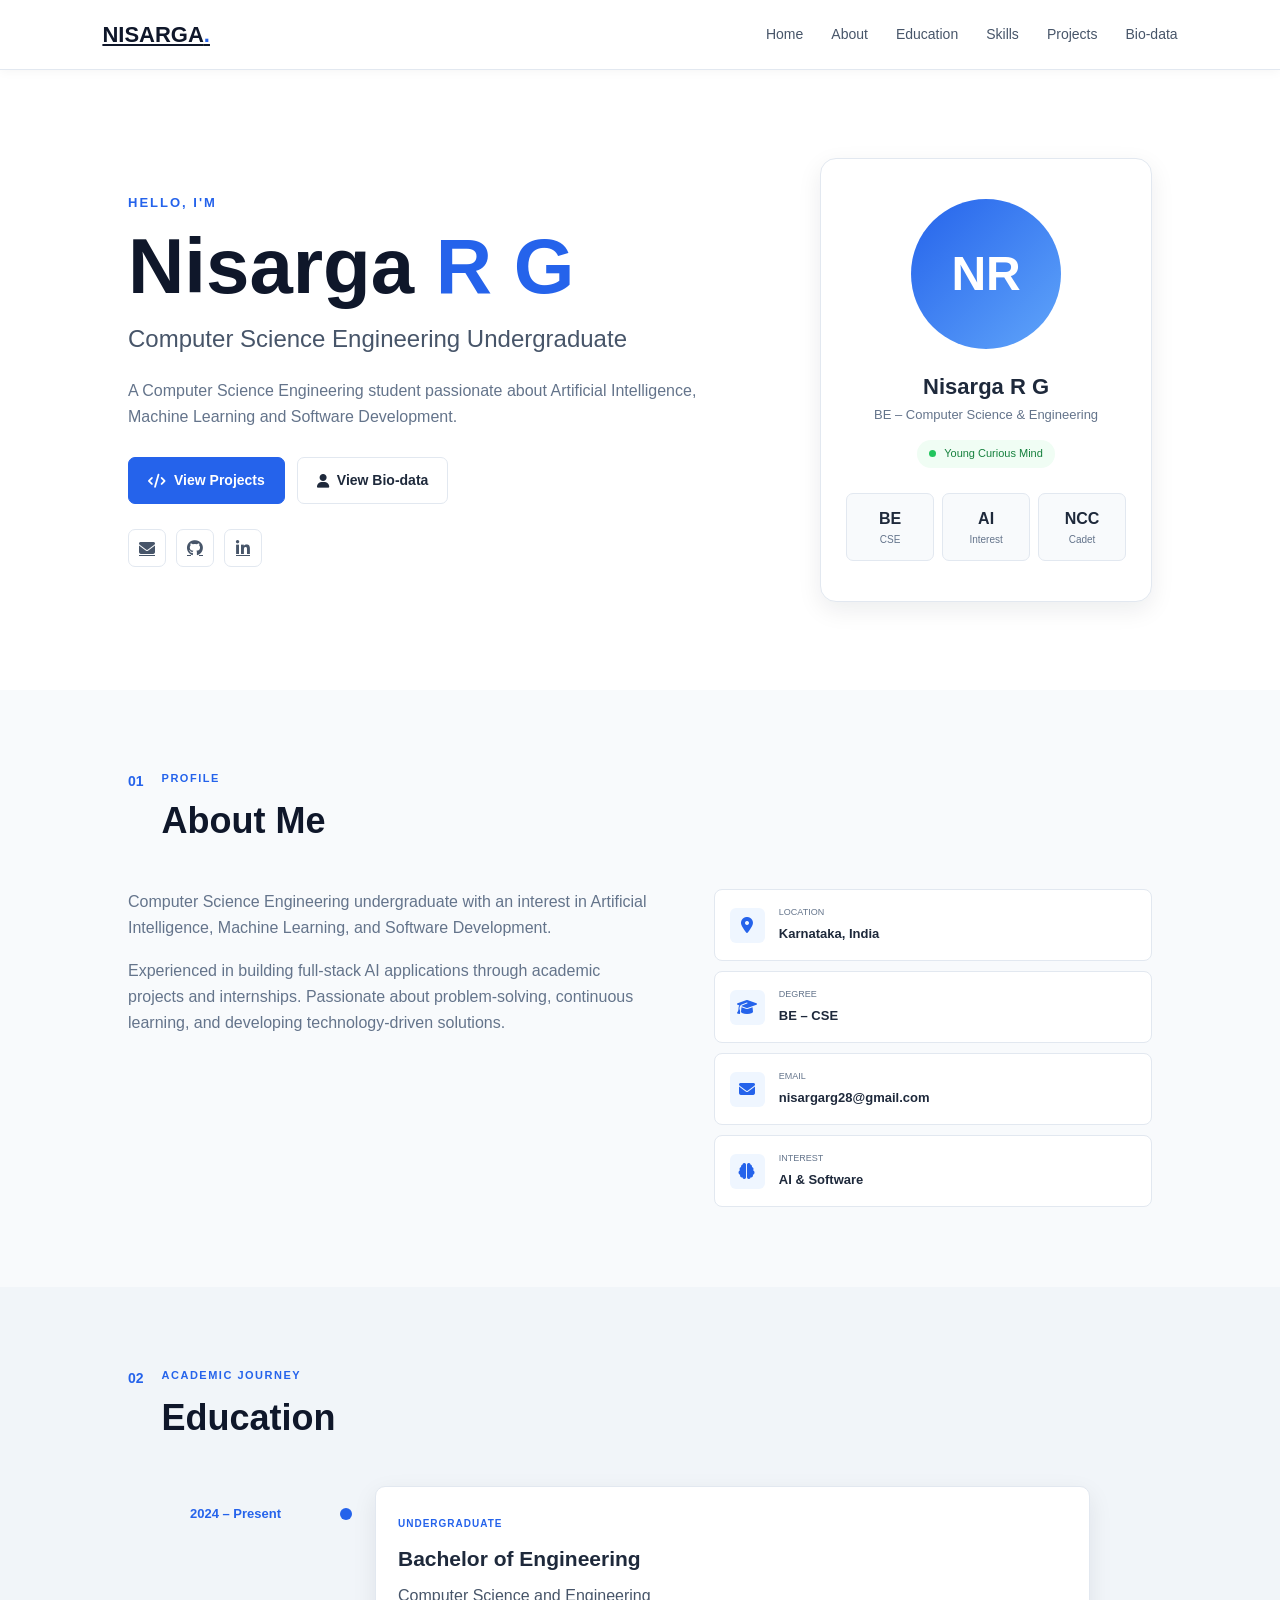
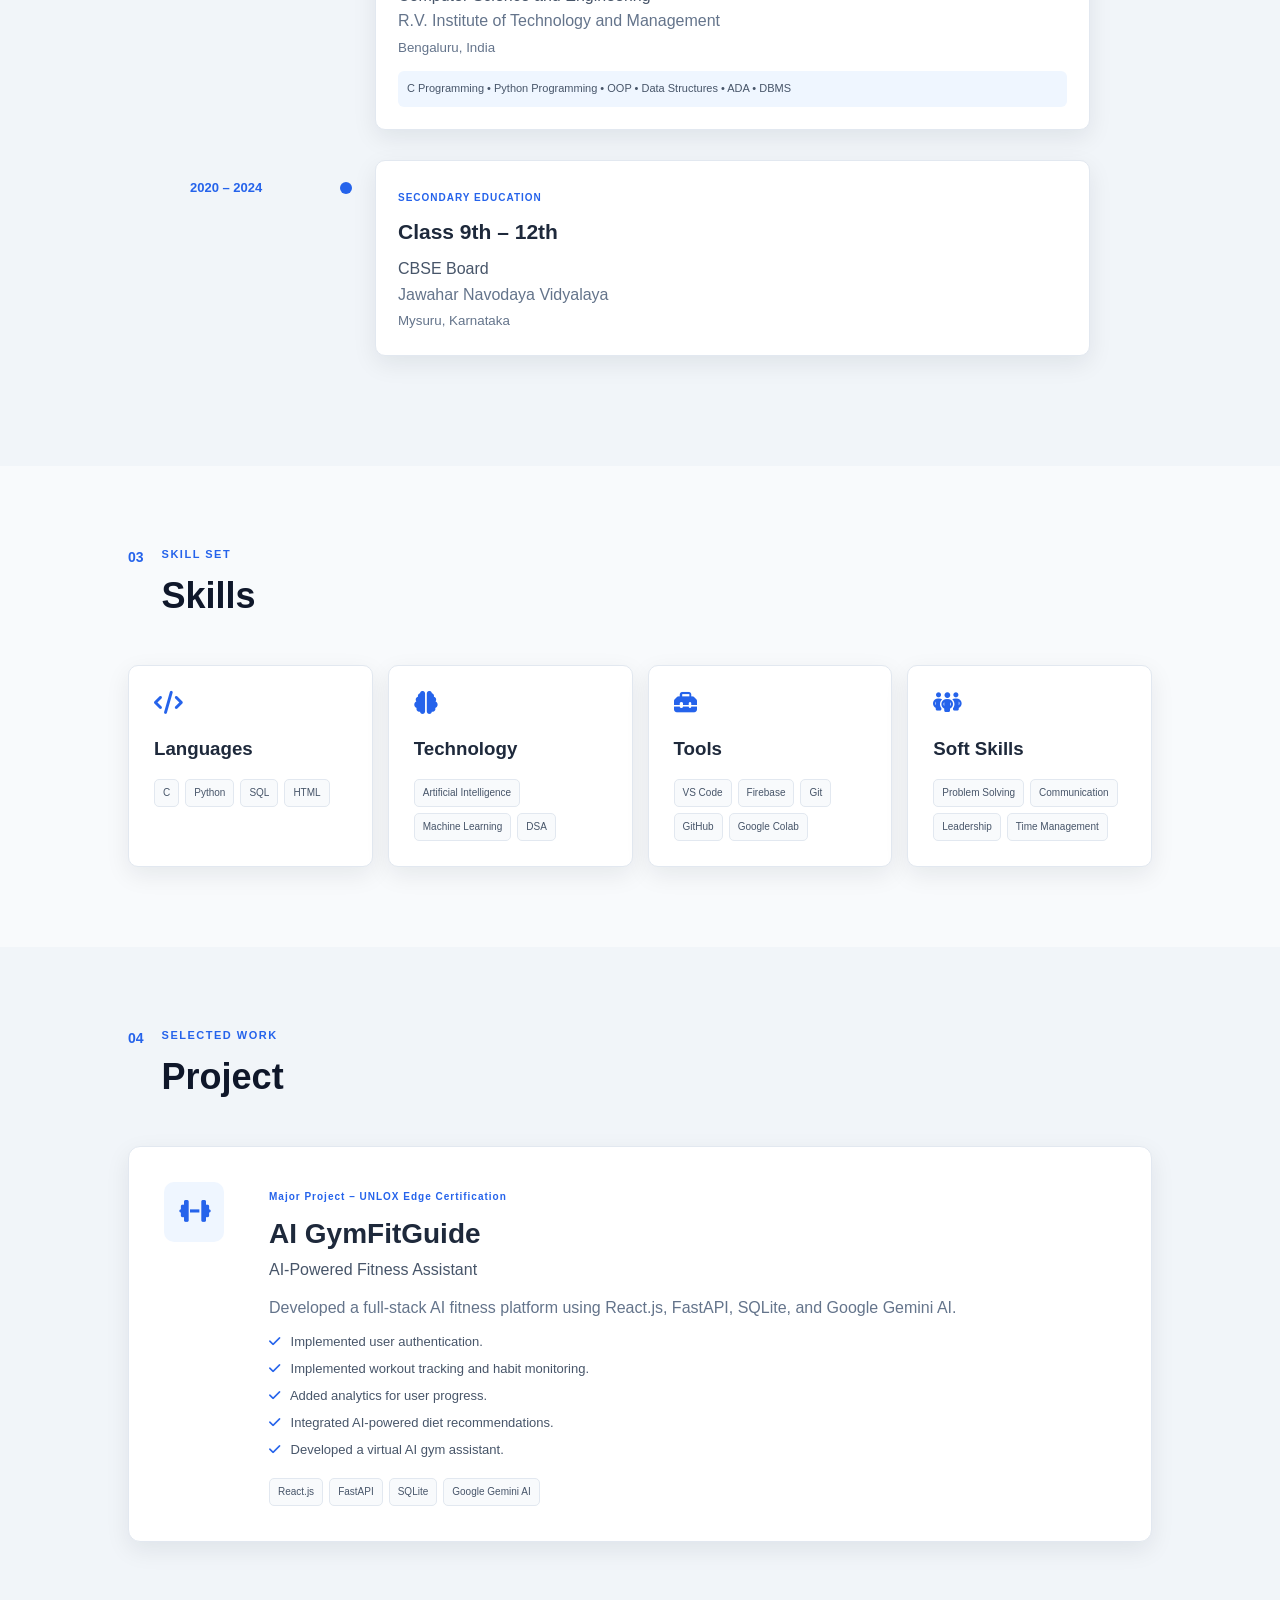
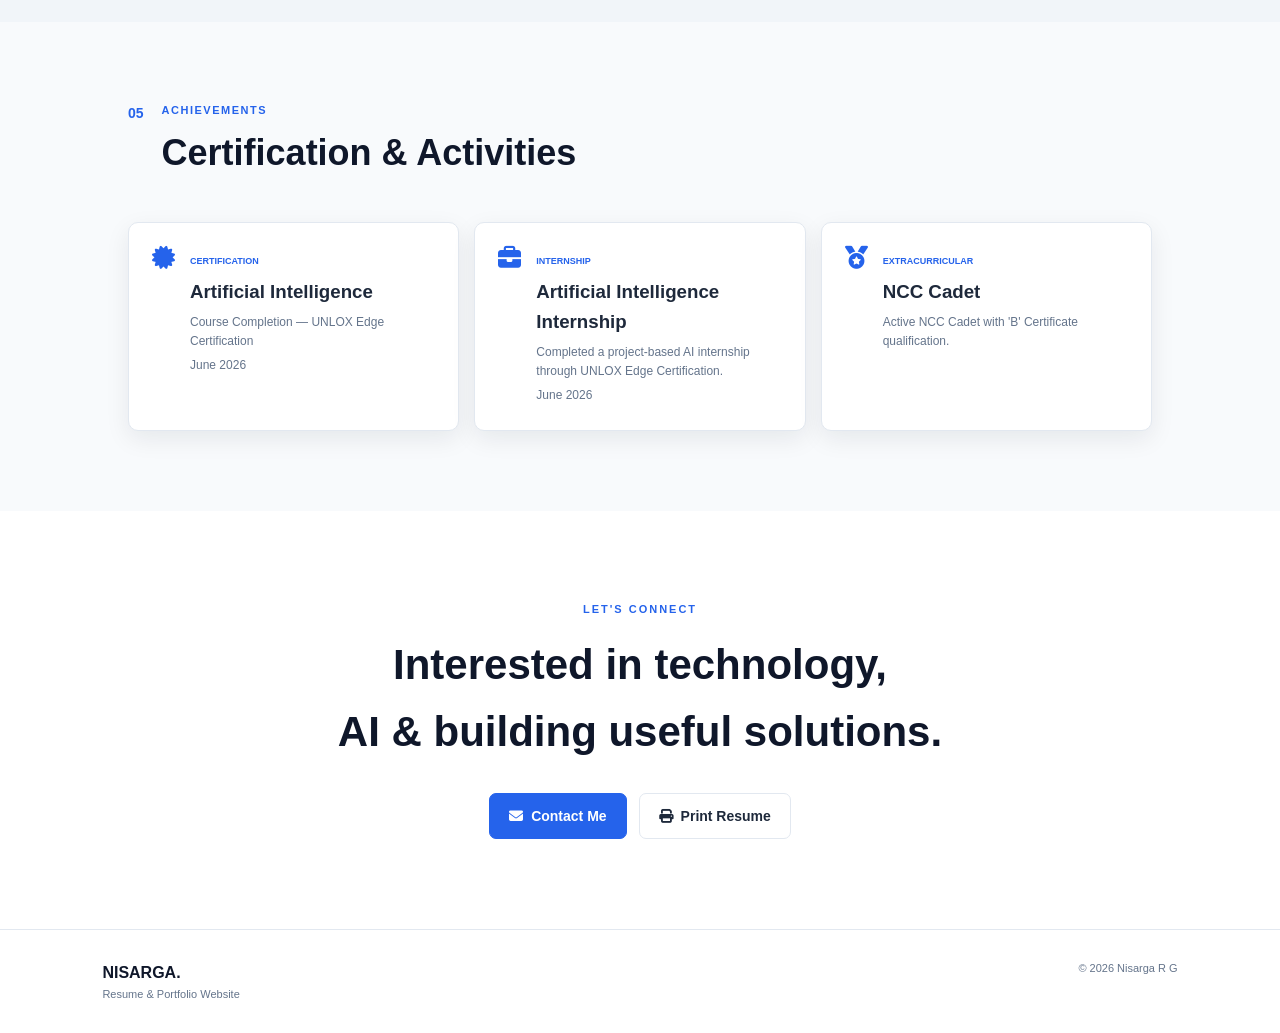
<file: index.html>
<!DOCTYPE html>
<html lang="en">
<head>
    <meta charset="UTF-8">
    <meta name="viewport" content="width=device-width, initial-scale=1.0">
    <title>Nisarga R G | Resume</title>

    <link rel="stylesheet"
          href="https://cdnjs.cloudflare.com/ajax/libs/font-awesome/6.5.2/css/all.min.css">

    <link rel="stylesheet" href="style.css">
</head>

<body>

<header>
    <nav class="navbar">
        <a href="index.html" class="logo">NISARGA<span>.</span></a>

        <button id="menuBtn">
            <i class="fa-solid fa-bars"></i>
        </button>

        <div class="nav-links" id="navLinks">
            <a href="#home">Home</a>
            <a href="#about">About</a>
            <a href="#education">Education</a>
            <a href="#skills">Skills</a>
            <a href="#projects">Projects</a>
            <a href="biodata.html">Bio-data</a>
        </div>

        
    </nav>
</header>


<main>

<!-- HERO -->
<section id="home" class="hero">

    <div class="hero-content">

        <p class="small-title">HELLO, I'M</p>

        <h1>Nisarga <span>R G</span></h1>

        <h2>Computer Science Engineering Undergraduate</h2>

        <p class="hero-text">
            A Computer Science Engineering student passionate about
            Artificial Intelligence, Machine Learning and Software Development.
        </p>

        <div class="buttons">
            <a href="#projects" class="btn primary">
                <i class="fa-solid fa-code"></i>
                View Projects
            </a>

            <a href="biodata.html" class="btn secondary">
                <i class="fa-solid fa-user"></i>
                View Bio-data
            </a>
        </div>

        <div class="socials">
            <a href="mailto:nisargarg28@gmail.com">
                <i class="fa-solid fa-envelope"></i>
            </a>

            <a href="https://github.com/nisarga-r-g" target="_blank">
                <i class="fa-brands fa-github"></i>
            </a>

            <a href="https://www.linkedin.com/in/nisarga-r-g/"
               target="_blank">
                <i class="fa-brands fa-linkedin-in"></i>
            </a>
        </div>

    </div>


    <div class="profile-card">

        <div class="profile-circle">
            <span>NR</span>
        </div>

        <h3>Nisarga R G</h3>

        <p>BE – Computer Science & Engineering</p>

        <div class="status">
            <span></span>
            Young Curious Mind
        </div>

        <div class="quick-info">

            <div>
                <strong>BE</strong>
                <small>CSE</small>
            </div>

            <div>
                <strong>AI</strong>
                <small>Interest</small>
            </div>

            <div>
                <strong>NCC</strong>
                <small>Cadet</small>
            </div>

        </div>

    </div>

</section>


<!-- ABOUT -->
<section id="about" class="section">

    <div class="section-title">
        <span>01</span>
        <div>
            <p>PROFILE</p>
            <h2>About Me</h2>
        </div>
    </div>

    <div class="about-grid">

        <div class="about-text">

            <p>
                Computer Science Engineering undergraduate with an
                interest in Artificial Intelligence, Machine Learning,
                and Software Development.
            </p>

            <p>
                Experienced in building full-stack AI applications through
                academic projects and internships. Passionate about
                problem-solving, continuous learning, and developing
                technology-driven solutions.
            </p>

        </div>

        <div class="info-grid">

            <div class="info-box">
                <i class="fa-solid fa-location-dot"></i>
                <div>
                    <small>LOCATION</small>
                    <strong>Karnataka, India</strong>
                </div>
            </div>

            <div class="info-box">
                <i class="fa-solid fa-graduation-cap"></i>
                <div>
                    <small>DEGREE</small>
                    <strong>BE – CSE</strong>
                </div>
            </div>

            <div class="info-box">
                <i class="fa-solid fa-envelope"></i>
                <div>
                    <small>EMAIL</small>
                    <strong>nisargarg28@gmail.com</strong>
                </div>
            </div>

            <div class="info-box">
                <i class="fa-solid fa-brain"></i>
                <div>
                    <small>INTEREST</small>
                    <strong>AI & Software</strong>
                </div>
            </div>

        </div>

    </div>

</section>


<!-- EDUCATION -->
<section id="education" class="section alternate">

    <div class="section-title">
        <span>02</span>
        <div>
            <p>ACADEMIC JOURNEY</p>
            <h2>Education</h2>
        </div>
    </div>

    <div class="timeline">

        <div class="timeline-item">

            <div class="year">2024 – Present</div>

            <div class="timeline-dot"></div>

            <div class="timeline-card">

                <span>UNDERGRADUATE</span>

                <h3>
                    Bachelor of Engineering
                </h3>

                <h4>
                    Computer Science and Engineering
                </h4>

                <p>
                    R.V. Institute of Technology and Management
                </p>

                <small>
                    Bengaluru, India
                </small>

                <div class="coursework">
                    C Programming • Python Programming •
                    OOP • Data Structures • ADA • DBMS
                </div>

            </div>

        </div>


        <div class="timeline-item">

            <div class="year">2020 – 2024</div>

            <div class="timeline-dot"></div>

            <div class="timeline-card">

                <span>SECONDARY EDUCATION</span>

                <h3>
                    Class 9th – 12th
                </h3>

                <h4>
                    CBSE Board
                </h4>

                <p>
                    Jawahar Navodaya Vidyalaya
                </p>

                <small>
                    Mysuru, Karnataka
                </small>

            </div>

        </div>

    </div>

</section>


<!-- SKILLS -->
<section id="skills" class="section">

    <div class="section-title">
        <span>03</span>
        <div>
            <p>SKILL SET</p>
            <h2>Skills</h2>
        </div>
    </div>


    <div class="skills-grid">

        <div class="skill-card">
            <i class="fa-solid fa-code"></i>
            <h3>Languages</h3>

            <div class="tags">
                <span>C</span>
                <span>Python</span>
                <span>SQL</span>
                <span>HTML</span>
            </div>
        </div>


        <div class="skill-card">
            <i class="fa-solid fa-brain"></i>
            <h3>Technology</h3>

            <div class="tags">
                <span>Artificial Intelligence</span>
                <span>Machine Learning</span>
                <span>DSA</span>
            </div>
        </div>


        <div class="skill-card">
            <i class="fa-solid fa-toolbox"></i>
            <h3>Tools</h3>

            <div class="tags">
                <span>VS Code</span>
                <span>Firebase</span>
                <span>Git</span>
                <span>GitHub</span>
                <span>Google Colab</span>
            </div>
        </div>


        <div class="skill-card">
            <i class="fa-solid fa-people-group"></i>
            <h3>Soft Skills</h3>

            <div class="tags">
                <span>Problem Solving</span>
                <span>Communication</span>
                <span>Leadership</span>
                <span>Time Management</span>
            </div>
        </div>

    </div>

</section>


<!-- PROJECT -->
<section id="projects" class="section alternate">

    <div class="section-title">
        <span>04</span>
        <div>
            <p>SELECTED WORK</p>
            <h2>Project</h2>
        </div>
    </div>


    <div class="project-card">

        <div class="project-icon">
            <i class="fa-solid fa-dumbbell"></i>
        </div>

        <div class="project-content">

            <span class="project-label">
                Major Project – UNLOX Edge Certification
            </span>

            <h3>
                AI GymFitGuide
            </h3>

            <h4>
                AI-Powered Fitness Assistant
            </h4>

            <p>
                Developed a full-stack AI fitness platform using
                React.js, FastAPI, SQLite, and Google Gemini AI.
            </p>

            <ul>

                <li>
                    <i class="fa-solid fa-check"></i>
                    Implemented user authentication.
                </li>

                <li>
                    <i class="fa-solid fa-check"></i>
                    Implemented workout tracking and habit monitoring.
                </li>

                <li>
                    <i class="fa-solid fa-check"></i>
                    Added analytics for user progress.
                </li>

                <li>
                    <i class="fa-solid fa-check"></i>
                    Integrated AI-powered diet recommendations.
                </li>

                <li>
                    <i class="fa-solid fa-check"></i>
                    Developed a virtual AI gym assistant.
                </li>

            </ul>

            <div class="project-tech">
                <span>React.js</span>
                <span>FastAPI</span>
                <span>SQLite</span>
                <span>Google Gemini AI</span>
            </div>

        </div>

    </div>

</section>


<!-- CERTIFICATIONS -->
<section class="section">

    <div class="section-title">
        <span>05</span>
        <div>
            <p>ACHIEVEMENTS</p>
            <h2>Certification & Activities</h2>
        </div>
    </div>


    <div class="achievement-grid">

        <div class="achievement-card">

            <i class="fa-solid fa-certificate"></i>

            <div>

                <span>CERTIFICATION</span>

                <h3>
                    Artificial Intelligence
                </h3>

                <p>
                    Course Completion — UNLOX Edge Certification
                </p>

                <small>
                    June 2026
                </small>

            </div>

        </div>


        <div class="achievement-card">

            <i class="fa-solid fa-briefcase"></i>

            <div>

                <span>INTERNSHIP</span>

                <h3>
                    Artificial Intelligence Internship
                </h3>

                <p>
                    Completed a project-based AI internship
                    through UNLOX Edge Certification.
                </p>

                <small>
                    June 2026
                </small>

            </div>

        </div>


        <div class="achievement-card">

            <i class="fa-solid fa-medal"></i>

            <div>

                <span>EXTRACURRICULAR</span>

                <h3>
                    NCC Cadet
                </h3>

                <p>
                    Active NCC Cadet with 'B' Certificate qualification.
                </p>

            </div>

        </div>

    </div>

</section>


<!-- CONTACT -->
<section class="contact">

    <p>LET'S CONNECT</p>

    <h2>
        Interested in technology,<br>
        AI & building useful solutions.
    </h2>

    <div class="buttons">

        <a href="mailto:nisargarg28@gmail.com"
           class="btn primary">

            <i class="fa-solid fa-envelope"></i>
            Contact Me

        </a>

        <button onclick="printResume()"
                class="btn secondary">

            <i class="fa-solid fa-print"></i>
            Print Resume

        </button>

    </div>

</section>

</main>


<footer>

    <div>
        <strong>NISARGA<span>.</span></strong>
        <p>Resume & Portfolio Website</p>
    </div>

    <p>
        © <span id="year"></span> Nisarga R G
    </p>

</footer>


<script src="https://code.jquery.com/jquery-3.7.1.min.js"></script>
<script src="script.js"></script>

</body>
</html>
</file>
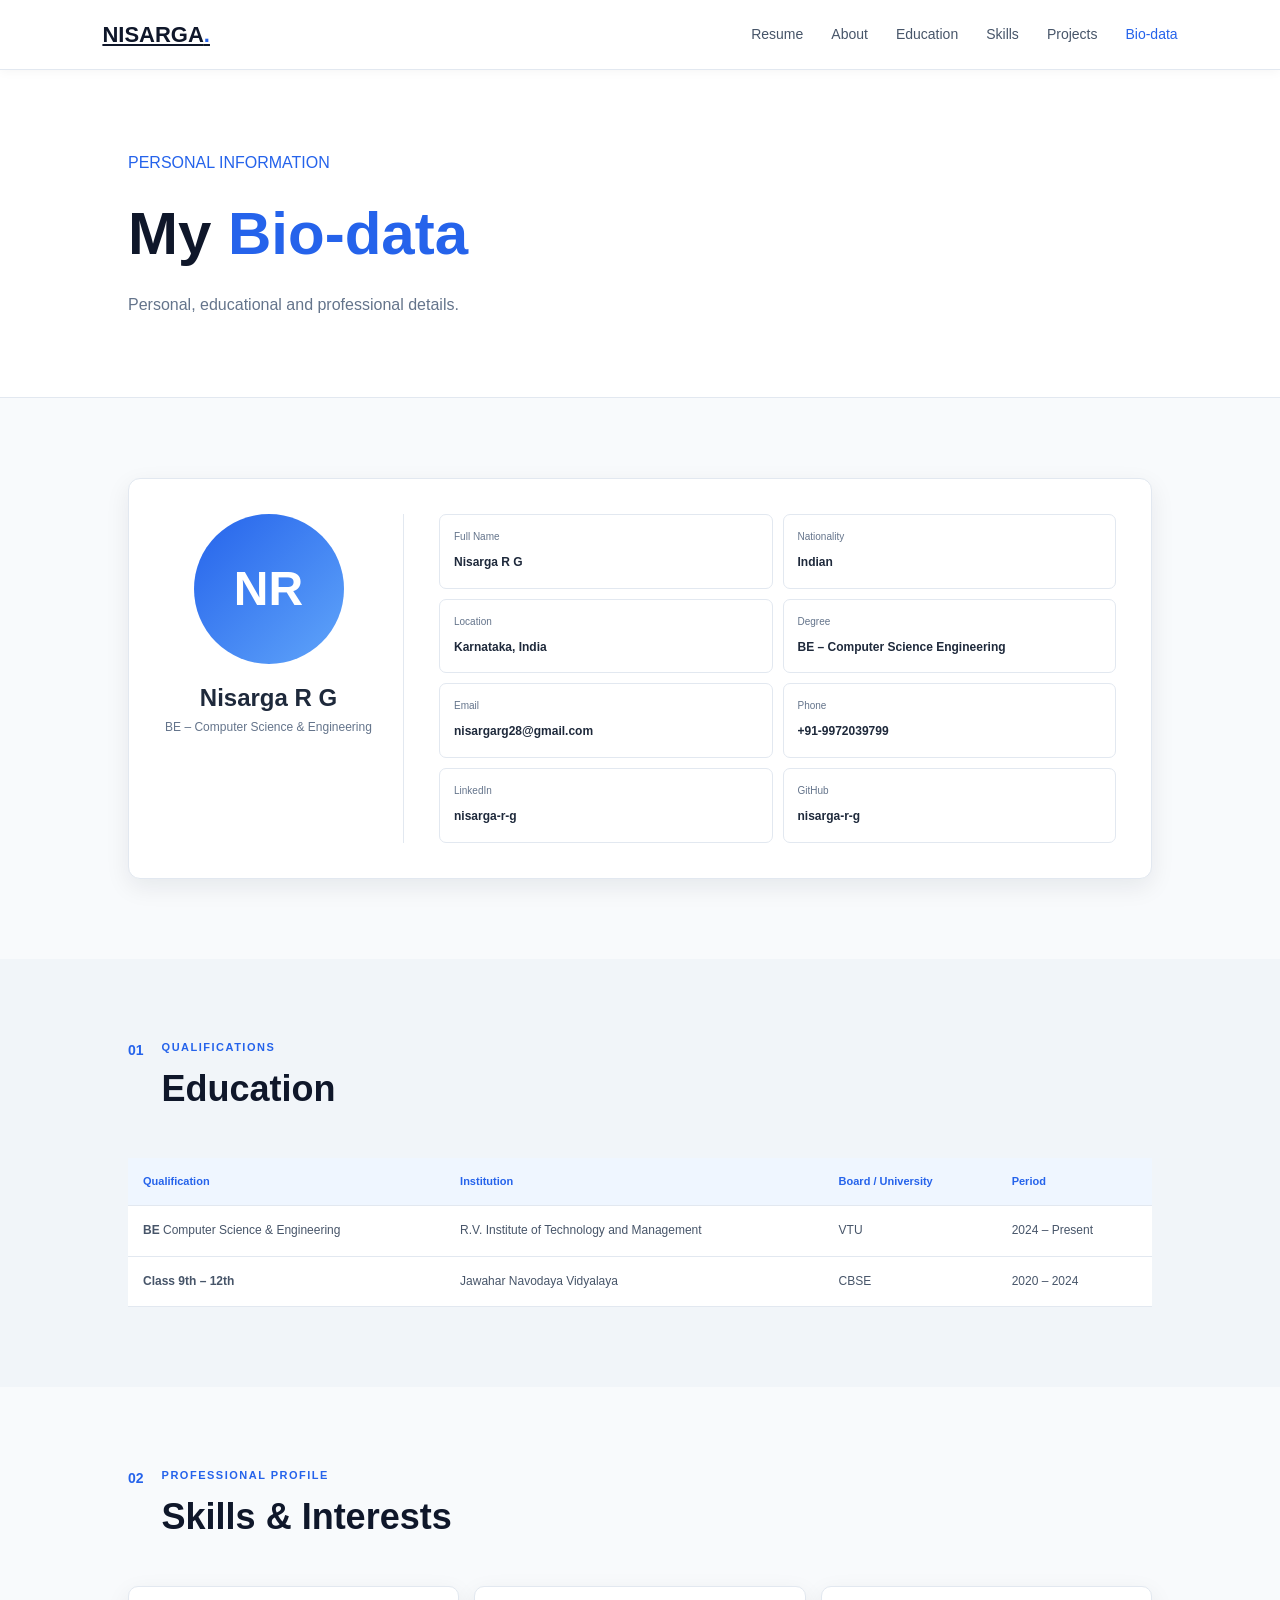
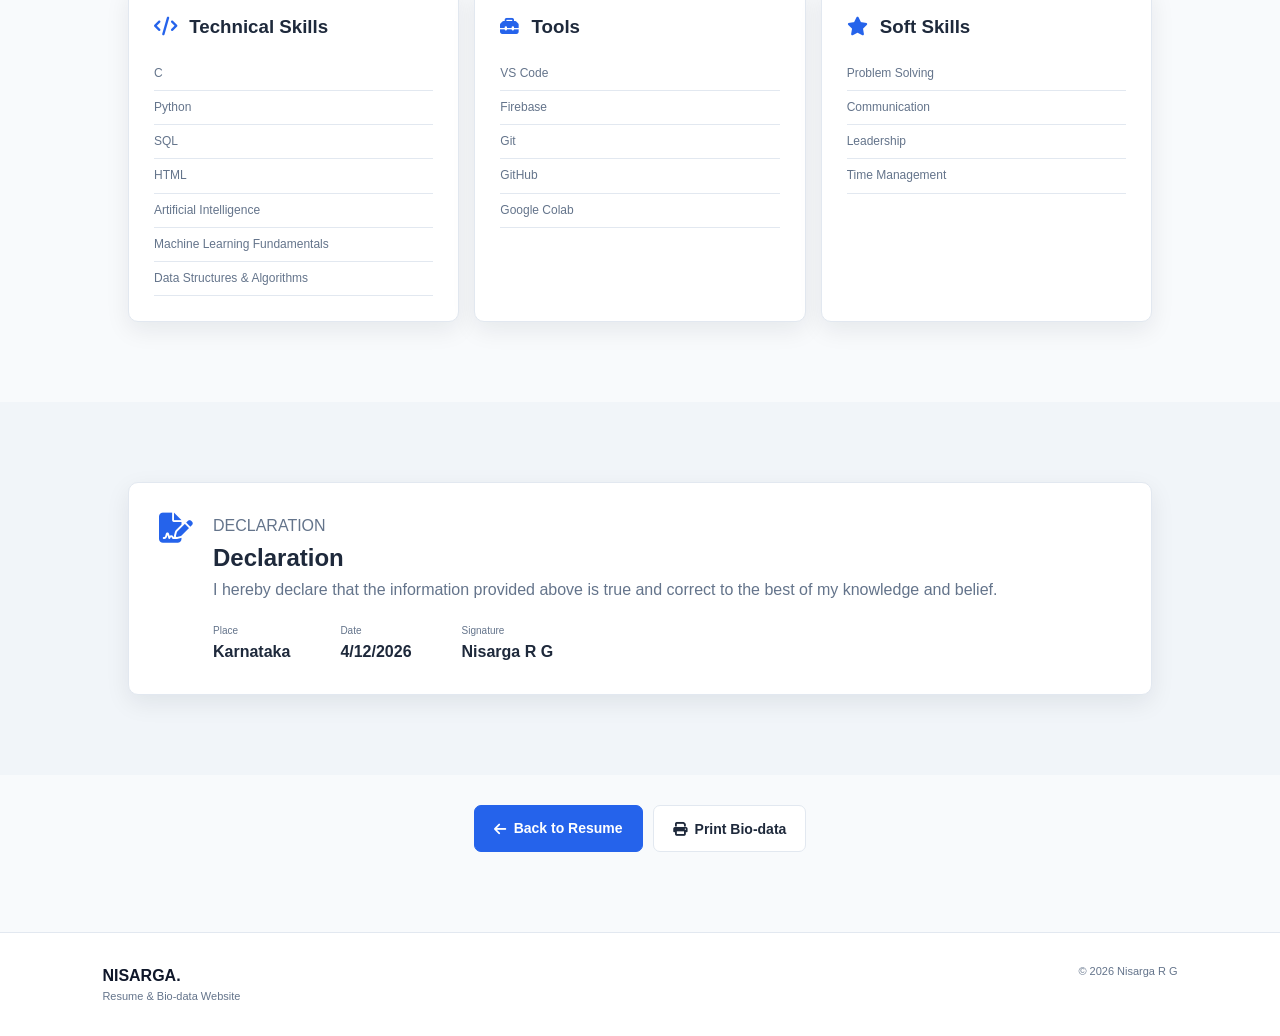
<file: biodata.html>
<!DOCTYPE html>
<html lang="en">

<head>

    <meta charset="UTF-8">
    <meta name="viewport" content="width=device-width, initial-scale=1.0">

    <title>Nisarga R G | Bio-data</title>

    <link rel="stylesheet"
          href="https://cdnjs.cloudflare.com/ajax/libs/font-awesome/6.5.2/css/all.min.css">

    <link rel="stylesheet" href="style.css">

</head>

<body>

<header>

    <nav class="navbar">

        <a href="index.html" class="logo">
            NISARGA<span>.</span>
        </a>

        <button id="menuBtn">
            <i class="fa-solid fa-bars"></i>
        </button>

        <div class="nav-links" id="navLinks">

            <a href="index.html">Resume</a>
            <a href="index.html#about">About</a>
            <a href="index.html#education">Education</a>
            <a href="index.html#skills">Skills</a>
            <a href="index.html#projects">Projects</a>

            <a href="biodata.html" class="active">
                Bio-data
            </a>

        </div>


    </nav>

</header>


<main>

<section class="bio-header">

    <div class="container">

        <p>PERSONAL INFORMATION</p>

        <h1>
            My <span>Bio-data</span>
        </h1>

        <p>
            Personal, educational and professional details.
        </p>

    </div>

</section>


<section class="section">

<div class="container">

<div class="bio-card">

    <div class="bio-profile">

        <div class="profile-circle">
            NR
        </div>

        <h2>Nisarga R G</h2>

        <p>
            BE – Computer Science & Engineering
        </p>

    </div>


    <div class="details">

        <div>
            <span>Full Name</span>
            <strong>Nisarga R G</strong>
        </div>

        <div>
            <span>Nationality</span>
            <strong>Indian</strong>
        </div>

        <div>
            <span>Location</span>
            <strong>Karnataka, India</strong>
        </div>

        <div>
            <span>Degree</span>
            <strong>BE – Computer Science Engineering</strong>
        </div>

        <div>
            <span>Email</span>
            <strong>nisargarg28@gmail.com</strong>
        </div>

        <div>
            <span>Phone</span>
            <strong>+91-9972039799</strong>
        </div>

        <div>
            <span>LinkedIn</span>
            <strong>nisarga-r-g</strong>
        </div>

        <div>
            <span>GitHub</span>
            <strong>nisarga-r-g</strong>
        </div>

    </div>

</div>

</div>

</section>


<section class="section alternate">

<div class="container">

<div class="section-title">

    <span>01</span>

    <div>
        <p>QUALIFICATIONS</p>
        <h2>Education</h2>
    </div>

</div>


<div class="table-container">

<table>

<thead>

<tr>
    <th>Qualification</th>
    <th>Institution</th>
    <th>Board / University</th>
    <th>Period</th>
</tr>

</thead>

<tbody>

<tr>

<td>
    <strong>BE</strong>
    Computer Science & Engineering
</td>

<td>
    R.V. Institute of Technology
    and Management
</td>

<td>
    VTU
</td>

<td>
    2024 – Present
</td>

</tr>


<tr>

<td>
    <strong>Class 9th – 12th</strong>
</td>

<td>
    Jawahar Navodaya Vidyalaya
</td>

<td>
    CBSE
</td>

<td>
    2020 – 2024
</td>

</tr>

</tbody>

</table>

</div>

</div>

</section>


<section class="section">

<div class="container">

<div class="section-title">

    <span>02</span>

    <div>
        <p>PROFESSIONAL PROFILE</p>
        <h2>Skills & Interests</h2>
    </div>

</div>


<div class="bio-columns">

    <div class="bio-list">

        <h3>
            <i class="fa-solid fa-code"></i>
            Technical Skills
        </h3>

        <ul>
            <li>C</li>
            <li>Python</li>
            <li>SQL</li>
            <li>HTML</li>
            <li>Artificial Intelligence</li>
            <li>Machine Learning Fundamentals</li>
            <li>Data Structures & Algorithms</li>
        </ul>

    </div>


    <div class="bio-list">

        <h3>
            <i class="fa-solid fa-toolbox"></i>
            Tools
        </h3>

        <ul>
            <li>VS Code</li>
            <li>Firebase</li>
            <li>Git</li>
            <li>GitHub</li>
            <li>Google Colab</li>
        </ul>

    </div>


    <div class="bio-list">

        <h3>
            <i class="fa-solid fa-star"></i>
            Soft Skills
        </h3>

        <ul>
            <li>Problem Solving</li>
            <li>Communication</li>
            <li>Leadership</li>
            <li>Time Management</li>
        </ul>

    </div>

</div>

</div>

</section>


<section class="section alternate">

<div class="container">

<div class="declaration">

    <i class="fa-solid fa-file-signature"></i>

    <div>

        <p>DECLARATION</p>

        <h2>Declaration</h2>

        <p>
            I hereby declare that the information provided
            above is true and correct to the best of my knowledge
            and belief.
        </p>

        <div class="declaration-details">

            <div>
                <span>Place</span>
                <strong>Karnataka</strong>
            </div>

            <div>
                <span>Date</span>
                <strong id="today"></strong>
            </div>

            <div>
                <span>Signature</span>
                <strong>Nisarga R G</strong>
            </div>

        </div>

    </div>

</div>

</div>

</section>


<div class="back-buttons">

    <a href="index.html" class="btn primary">
        <i class="fa-solid fa-arrow-left"></i>
        Back to Resume
    </a>

    <button onclick="printResume()" class="btn secondary">
        <i class="fa-solid fa-print"></i>
        Print Bio-data
    </button>

</div>

</main>


<footer>

    <div>
        <strong>NISARGA<span>.</span></strong>
        <p>Resume & Bio-data Website</p>
    </div>

    <p>
        © <span id="year"></span> Nisarga R G
    </p>

</footer>


<script src="https://code.jquery.com/jquery-3.7.1.min.js"></script>
<script src="script.js"></script>

</body>

</html>
</file>
<file: style.css>
/* =====================================================
   RESUME & BIO-DATA WEBSITE
   Light Academic / Professional Theme
===================================================== */

* {
    margin: 0;
    padding: 0;
    box-sizing: border-box;
}

html {
    scroll-behavior: smooth;
}

:root {
    --primary: #2563eb;
    --primary-dark: #1d4ed8;
    --secondary: #0f172a;
    --text: #1e293b;
    --muted: #64748b;
    --background: #f8fafc;
    --white: #ffffff;
    --light-blue: #eff6ff;
    --border: #e2e8f0;
    --shadow: 0 8px 25px rgba(15, 23, 42, 0.08);
}

body {
    font-family: Arial, Helvetica, sans-serif;
    background: var(--background);
    color: var(--text);
    line-height: 1.6;
}


/* =====================================================
   NAVIGATION
===================================================== */

.navbar {
    position: sticky;
    top: 0;
    z-index: 1000;

    height: 70px;

    display: flex;
    align-items: center;
    justify-content: space-between;

    padding: 0 8%;

    background: rgba(255, 255, 255, 0.96);
    border-bottom: 1px solid var(--border);

    box-shadow: 0 2px 10px rgba(0,0,0,0.04);
}

.logo {
    font-size: 22px;
    font-weight: bold;
    color: var(--secondary);
}

.logo span {
    color: var(--primary);
}

.nav-links {
    display: flex;
    align-items: center;
    gap: 28px;
}

.nav-links a {
    text-decoration: none;
    color: #475569;
    font-size: 14px;
    font-weight: 500;
    transition: 0.25s;
}

.nav-links a:hover,
.nav-links a.active {
    color: var(--primary);
}

#menuBtn,
.theme-btn {
    width: 40px;
    height: 40px;

    border: 1px solid var(--border);
    border-radius: 8px;

    background: var(--white);
    color: var(--secondary);

    cursor: pointer;
}

#menuBtn {
    display: none;
}


/* =====================================================
   HERO
===================================================== */

.hero {
    min-height: 620px;

    display: grid;
    grid-template-columns: 1.5fr 0.8fr;

    align-items: center;

    gap: 70px;

    padding: 80px 10%;

    background: var(--white);
}

.small-title {
    color: var(--primary);
    font-size: 13px;
    font-weight: bold;
    letter-spacing: 2px;
}

.hero h1 {
    font-size: clamp(48px, 7vw, 78px);
    line-height: 1.05;

    margin: 12px 0;

    color: var(--secondary);
}

.hero h1 span {
    color: var(--primary);
}

.hero h2 {
    font-size: 24px;
    font-weight: 500;

    color: #475569;

    margin-bottom: 20px;
}

.hero-text {
    max-width: 650px;

    color: var(--muted);

    font-size: 16px;
}

.buttons {
    display: flex;
    flex-wrap: wrap;

    gap: 12px;

    margin-top: 28px;
}

.btn {
    display: inline-flex;
    align-items: center;
    gap: 8px;

    padding: 11px 19px;

    border-radius: 7px;

    font-size: 14px;
    font-weight: 600;

    text-decoration: none;

    cursor: pointer;

    border: 1px solid var(--border);

    transition: 0.25s;
}

.btn:hover {
    transform: translateY(-2px);
}

.primary {
    color: white;
    background: var(--primary);
    border-color: var(--primary);
}

.primary:hover {
    background: var(--primary-dark);
}

.secondary {
    color: var(--text);
    background: white;
}

.secondary:hover {
    border-color: var(--primary);
    color: var(--primary);
}


/* =====================================================
   SOCIAL LINKS
===================================================== */

.socials {
    display: flex;
    gap: 10px;
    margin-top: 25px;
}

.socials a {
    width: 38px;
    height: 38px;

    display: grid;
    place-items: center;

    border: 1px solid var(--border);
    border-radius: 7px;

    color: #475569;
    background: white;

    transition: 0.25s;
}

.socials a:hover {
    color: white;
    background: var(--primary);
}


/* =====================================================
   PROFILE CARD
===================================================== */

.profile-card {
    padding: 40px 25px;

    text-align: center;

    background: white;

    border: 1px solid var(--border);

    border-radius: 16px;

    box-shadow: var(--shadow);
}

.profile-circle {
    width: 150px;
    height: 150px;

    margin: auto;

    display: grid;
    place-items: center;

    border-radius: 50%;

    color: white;

    font-size: 48px;
    font-weight: bold;

    background:
        linear-gradient(
            135deg,
            #2563eb,
            #60a5fa
        );
}

.profile-card h3 {
    margin-top: 20px;
    font-size: 22px;
}

.profile-card p {
    color: var(--muted);
    font-size: 13px;
}

.status {
    display: inline-block;

    margin-top: 15px;

    padding: 5px 12px;

    border-radius: 20px;

    color: #15803d;

    background: #f0fdf4;

    font-size: 11px;
}

.status span {
    display: inline-block;

    width: 7px;
    height: 7px;

    margin-right: 5px;

    border-radius: 50%;

    background: #22c55e;
}

.quick-info {
    display: grid;
    grid-template-columns: repeat(3, 1fr);

    gap: 8px;

    margin-top: 25px;
}

.quick-info div {
    padding: 12px 5px;

    background: #f8fafc;

    border: 1px solid var(--border);

    border-radius: 7px;
}

.quick-info strong,
.quick-info small {
    display: block;
}

.quick-info small {
    color: var(--muted);
    font-size: 10px;
}


/* =====================================================
   GENERAL SECTIONS
===================================================== */

.section {
    padding: 80px 10%;
}

.alternate {
    background: #f1f5f9;
}

.section-title {
    display: flex;

    gap: 18px;

    margin-bottom: 40px;
}

.section-title > span {
    color: var(--primary);

    font-weight: bold;

    font-size: 14px;
}

.section-title p {
    color: var(--primary);

    font-size: 11px;

    font-weight: bold;

    letter-spacing: 1.5px;
}

.section-title h2 {
    margin-top: 4px;

    font-size: 36px;

    color: var(--secondary);
}


/* =====================================================
   ABOUT
===================================================== */

.about-grid {
    display: grid;

    grid-template-columns: 1.2fr 1fr;

    gap: 60px;
}

.about-text p {
    color: var(--muted);

    margin-bottom: 18px;

    font-size: 16px;
}

.info-grid {
    display: grid;

    gap: 10px;
}

.info-box {
    display: flex;
    align-items: center;

    gap: 14px;

    padding: 15px;

    background: white;

    border: 1px solid var(--border);

    border-radius: 8px;
}

.info-box i {
    color: var(--primary);

    width: 35px;
    height: 35px;

    display: grid;
    place-items: center;

    background: var(--light-blue);

    border-radius: 6px;
}

.info-box small {
    display: block;

    color: var(--muted);

    font-size: 9px;
}

.info-box strong {
    font-size: 13px;
}


/* =====================================================
   EDUCATION
===================================================== */

.timeline {
    max-width: 900px;

    margin: auto;
}

.timeline-item {
    display: grid;

    grid-template-columns: 130px 15px 1fr;

    gap: 20px;

    margin-bottom: 30px;
}

.year {
    padding-top: 18px;

    color: var(--primary);

    font-size: 13px;

    font-weight: bold;
}

.timeline-dot {
    width: 12px;
    height: 12px;

    margin-top: 22px;

    border-radius: 50%;

    background: var(--primary);
}

.timeline-card {
    padding: 22px;

    background: white;

    border: 1px solid var(--border);

    border-radius: 10px;

    box-shadow: var(--shadow);
}

.timeline-card > span {
    color: var(--primary);

    font-size: 10px;

    font-weight: bold;

    letter-spacing: 1px;
}

.timeline-card h3 {
    margin: 7px 0;

    font-size: 21px;
}

.timeline-card h4 {
    color: #475569;

    font-weight: 500;
}

.timeline-card p,
.timeline-card small {
    color: var(--muted);
}

.coursework {
    margin-top: 12px;

    padding: 9px;

    background: var(--light-blue);

    color: #475569;

    border-radius: 6px;

    font-size: 11px;
}


/* =====================================================
   SKILLS
===================================================== */

.skills-grid {
    display: grid;

    grid-template-columns: repeat(4, 1fr);

    gap: 15px;
}

.skill-card {
    padding: 25px;

    min-height: 200px;

    background: white;

    border: 1px solid var(--border);

    border-radius: 10px;

    box-shadow: var(--shadow);

    transition: 0.25s;
}

.skill-card:hover {
    transform: translateY(-5px);

    border-color: #bfdbfe;
}

.skill-card > i {
    color: var(--primary);

    font-size: 23px;
}

.skill-card h3 {
    margin: 15px 0;
}

.tags {
    display: flex;

    flex-wrap: wrap;

    gap: 6px;
}

.tags span,
.project-tech span {
    padding: 5px 8px;

    background: #f8fafc;

    border: 1px solid var(--border);

    border-radius: 5px;

    color: #475569;

    font-size: 10px;
}


/* =====================================================
   PROJECT
===================================================== */

.project-card {
    padding: 35px;

    display: grid;

    grid-template-columns: 80px 1fr;

    gap: 25px;

    background: white;

    border: 1px solid var(--border);

    border-radius: 12px;

    box-shadow: var(--shadow);
}

.project-icon {
    width: 60px;
    height: 60px;

    display: grid;
    place-items: center;

    background: var(--light-blue);

    color: var(--primary);

    border-radius: 10px;

    font-size: 25px;
}

.project-label {
    color: var(--primary);

    font-size: 10px;

    font-weight: bold;

    letter-spacing: 1px;
}

.project-content h3 {
    margin-top: 5px;

    font-size: 28px;
}

.project-content h4 {
    color: #475569;

    font-weight: 500;
}

.project-content p {
    color: var(--muted);

    margin: 12px 0;
}

.project-content ul {
    list-style: none;
}

.project-content li {
    color: #475569;

    font-size: 13px;

    margin: 6px 0;
}

.project-content li i {
    color: var(--primary);

    margin-right: 7px;
}

.project-tech {
    display: flex;

    flex-wrap: wrap;

    gap: 6px;

    margin-top: 18px;
}


/* =====================================================
   CERTIFICATIONS / ACTIVITIES
===================================================== */

.achievement-grid {
    display: grid;

    grid-template-columns: repeat(3, 1fr);

    gap: 15px;
}

.achievement-card {
    display: flex;

    gap: 15px;

    padding: 23px;

    background: white;

    border: 1px solid var(--border);

    border-radius: 10px;

    box-shadow: var(--shadow);
}

.achievement-card > i {
    color: var(--primary);

    font-size: 23px;
}

.achievement-card span {
    color: var(--primary);

    font-size: 9px;

    font-weight: bold;
}

.achievement-card h3 {
    margin: 6px 0;
}

.achievement-card p,
.achievement-card small {
    color: var(--muted);

    font-size: 12px;
}


/* =====================================================
   CONTACT
===================================================== */

.contact {
    padding: 90px 10%;

    text-align: center;

    background: white;
}

.contact > p {
    color: var(--primary);

    font-weight: bold;

    font-size: 11px;

    letter-spacing: 2px;
}

.contact h2 {
    margin: 12px 0;

    font-size: 42px;

    color: var(--secondary);
}

.contact .buttons {
    justify-content: center;
}


/* =====================================================
   BIO-DATA
===================================================== */

.bio-header {
    padding: 80px 10%;

    background: white;

    border-bottom: 1px solid var(--border);
}

.bio-header h1 {
    margin: 10px 0;

    font-size: 60px;

    color: var(--secondary);
}

.bio-header h1 span {
    color: var(--primary);
}

.bio-header > div > p:first-child {
    color: var(--primary);
}

.bio-header > div > p:last-child {
    color: var(--muted);
}

.container {
    max-width: 1100px;

    margin: auto;
}

.bio-card {
    display: grid;

    grid-template-columns: 240px 1fr;

    gap: 35px;

    padding: 35px;

    background: white;

    border: 1px solid var(--border);

    border-radius: 12px;

    box-shadow: var(--shadow);
}

.bio-profile {
    text-align: center;

    border-right: 1px solid var(--border);

    padding-right: 30px;
}

.bio-profile h2 {
    margin-top: 15px;
}

.bio-profile p {
    color: var(--muted);

    font-size: 12px;
}

.details {
    display: grid;

    grid-template-columns: repeat(2, 1fr);

    gap: 10px;
}

.details div {
    padding: 14px;

    border: 1px solid var(--border);

    border-radius: 7px;
}

.details span {
    display: block;

    color: var(--muted);

    font-size: 10px;

    margin-bottom: 3px;
}

.details strong {
    font-size: 12px;
}


/* =====================================================
   TABLE
===================================================== */

.table-container {
    overflow-x: auto;
}

table {
    width: 100%;

    min-width: 700px;

    border-collapse: collapse;

    background: white;

    box-shadow: var(--shadow);
}

th,
td {
    padding: 15px;

    text-align: left;

    border-bottom: 1px solid var(--border);
}

th {
    background: #eff6ff;

    color: var(--primary);

    font-size: 11px;
}

td {
    color: #475569;

    font-size: 12px;
}


/* =====================================================
   BIO LISTS
===================================================== */

.bio-columns {
    display: grid;

    grid-template-columns: repeat(3, 1fr);

    gap: 15px;
}

.bio-list {
    padding: 25px;

    background: white;

    border: 1px solid var(--border);

    border-radius: 10px;

    box-shadow: var(--shadow);
}

.bio-list h3 i {
    color: var(--primary);

    margin-right: 7px;
}

.bio-list ul {
    list-style: none;

    margin-top: 15px;
}

.bio-list li {
    padding: 7px 0;

    color: var(--muted);

    border-bottom: 1px solid var(--border);

    font-size: 12px;
}


/* =====================================================
   DECLARATION
===================================================== */

.declaration {
    display: flex;

    gap: 20px;

    padding: 30px;

    background: white;

    border: 1px solid var(--border);

    border-radius: 10px;

    box-shadow: var(--shadow);
}

.declaration > i {
    color: var(--primary);

    font-size: 30px;
}

.declaration p {
    color: var(--muted);
}

.declaration-details {
    display: flex;

    gap: 50px;

    margin-top: 20px;
}

.declaration-details span {
    display: block;

    color: var(--muted);

    font-size: 10px;
}


/* =====================================================
   FOOTER
===================================================== */

footer {
    padding: 30px 8%;

    display: flex;

    justify-content: space-between;

    border-top: 1px solid var(--border);

    background: white;

    color: var(--muted);
}

footer strong {
    color: var(--secondary);
}

footer p {
    font-size: 11px;
}


/* =====================================================
   BACK BUTTONS
===================================================== */

.back-buttons {
    display: flex;

    justify-content: center;

    gap: 10px;

    padding: 30px 8% 80px;
}


/* =====================================================
   RESPONSIVE
===================================================== */

@media (max-width: 900px) {

    .nav-links {
        display: none;

        position: absolute;

        top: 70px;

        left: 0;

        width: 100%;

        padding: 20px;

        background: white;

        flex-direction: column;
    }

    .nav-links.open {
        display: flex;
    }

    #menuBtn {
        display: block;

        margin-left: auto;

        margin-right: 10px;
    }

    .hero,
    .about-grid,
    .bio-card {
        grid-template-columns: 1fr;
    }

    .skills-grid,
    .achievement-grid,
    .bio-columns {
        grid-template-columns: repeat(2, 1fr);
    }

    .bio-profile {
        border-right: none;

        border-bottom: 1px solid var(--border);

        padding-right: 0;

        padding-bottom: 25px;
    }
}

@media (max-width: 600px) {

    .hero {
        padding: 70px 6%;
    }

    .section {
        padding: 65px 6%;
    }

    .skills-grid,
    .achievement-grid,
    .bio-columns,
    .details {
        grid-template-columns: 1fr;
    }

    .project-card {
        grid-template-columns: 1fr;
    }

    .timeline-item {
        grid-template-columns: 1fr;
    }

    .bio-header {
        padding: 60px 6%;
    }

    .bio-header h1 {
        font-size: 48px;
    }

    .declaration-details {
        flex-direction: column;

        gap: 15px;
    }

    footer {
        flex-direction: column;

        gap: 10px;

        text-align: center;
    }
}


/* =====================================================
   PRINT
===================================================== */

@media print {

    .navbar,
    .buttons,
    .socials,
    .theme-btn,
    #menuBtn {
        display: none !important;
    }

    body {
        background: white;
        color: black;
    }

}
</file>
